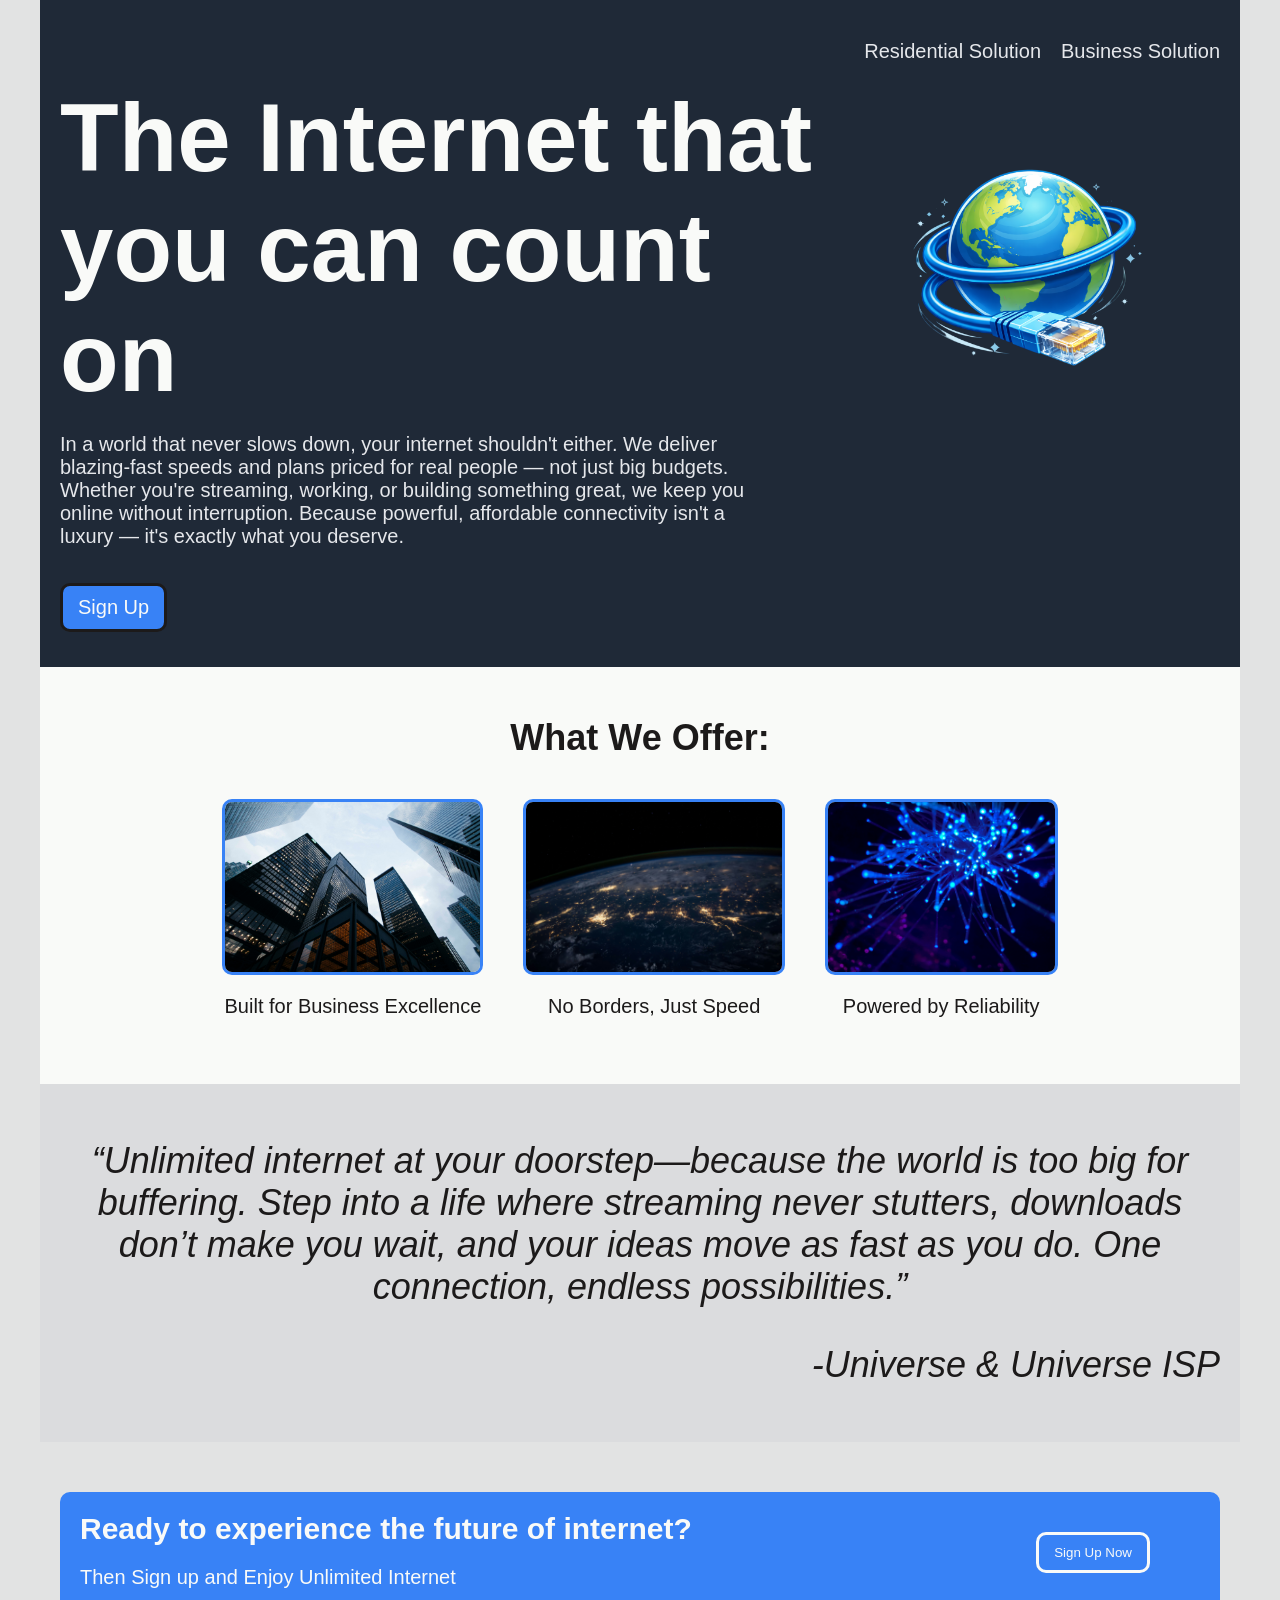
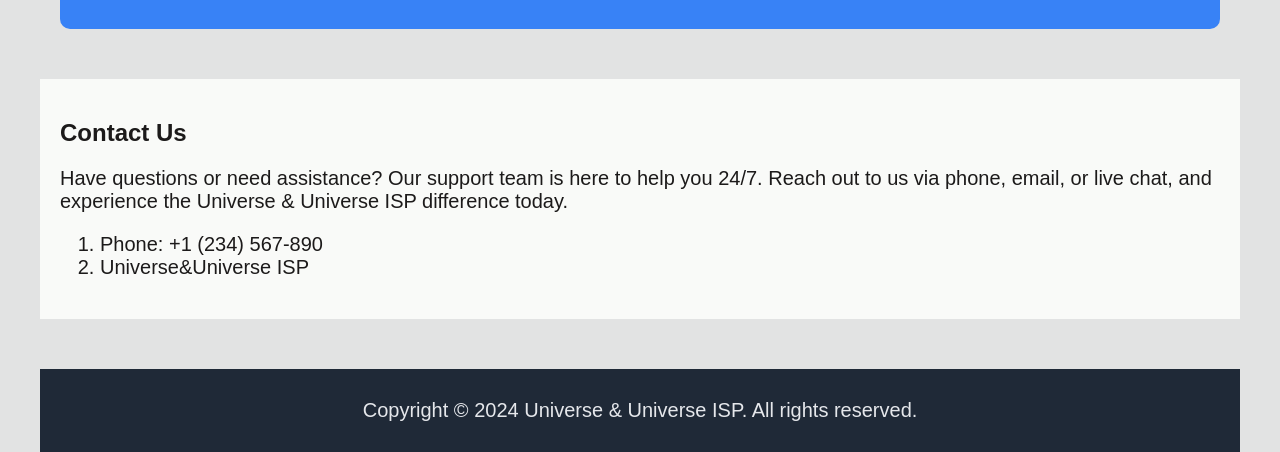
<file: index.html>
<!DOCTYPE html>
<html lang="en">
<head>
    <meta charset="UTF-8">
    <meta name="viewport" content="width=device-width, initial-scale=1.0">
    <title>Universe & Universe ISP</title>
    <link rel="stylesheet" href="style.css">
</head>
<body>

    <!-- Header Section -->
    <header id="Header">

        <!-- Header Links -->
        <ul class="headerLinks">
            <li class="headerOne"><a href="residentialPlan.html">Residential Solution</a></li>
            <li class="headerTwo"><a href="businessPlan.html">Business Solution</a></li>
        </ul>

        <!-- Header Content -->
         <div class="headerLogo">
        <img src="Company Logo.png">
        </div>  
        
        <div class="headerTitle">
            <h1>The Internet that you can count on</h1>
        </div>

        <div class="headerParagraph">
            <P>In a world that never slows down, your internet shouldn't either. We deliver blazing-fast speeds and plans priced for real people — not just big budgets. Whether you're streaming, working, or building something great, we keep you online without interruption. Because powerful, affordable connectivity isn't a luxury — it's exactly what you deserve.</P>
        </div>

        <!-- Header Button -->
        <div >
            <button class="headerButton"> Sign Up</button>
        </div>
    </header>

    <!-- Content Section -->
    <nav id="contentSection">
        <h2 class="navHeader">What We Offer:</h2>
        
        <!-- Content images -->
            <ul class="bundles">
                <li class="daily">
                    <img src="Img/Stock photos/Building.jpg" alt="Images of tall buildings form a low perspective">
                    <p class="tagline">Built for Business Excellence</p>
                </li>
                <li class="weekly">
                    <img src="Img/Stock photos/Image of the globe.jpg" alt="Image of the globe">
                    <p class="tagline">No Borders, Just Speed</p>
                </li>
                <li class="Monthly">
                    <img src="Img/Stock photos/Wires.jpg" alt="Wires coming out">
                    <p class="tagline">Powered by Reliability</p>
                </li>
            </ul>
    </nav>

    <!-- Quote Section -->
    <section id="quoteSection">
        <p>“Unlimited internet at your doorstep—because the world is too big for buffering. Step into a life where streaming never stutters, downloads don’t make you wait, and your ideas move as fast as you do. One connection, endless possibilities.”</p>
        <P class="quoteRef">-Universe & Universe ISP</P>
    </section>

    <!-- Sign up -->

    <nav id="signUpSection">
        <button class="signUpButton">Sign Up Now</button>
        <h2 class="signUpHeader">Ready to experience the future of internet?</h2>
        <p class="signUpParagraph">Then Sign up and Enjoy Unlimited Internet</p>
    </nav>

    <!-- Contact Section -->
     <nav id ="contactSection">
        <h2 class="contactHeader">Contact Us</h2>
        <p class="contactParagraph">Have questions or need assistance? Our support team is here to help you 24/7. Reach out to us via phone, email, or live chat, and experience the Universe & Universe ISP difference today.</p>
        <ol class="contactList">
            <li><a href="tel:+1234567890">Phone: +1 (234) 567-890</a></li>
            <li><a href="mailto:clemmie.sporer19@gmail.com"> Universe&Universe ISP</a>
        <ol>

     </nav>
    <!-- footer -->
    <footer id="footer">
        <p>Copyright &copy; 2024 Universe & Universe ISP. All rights reserved.</p>
    </footer>

</body>
</html>
</file>
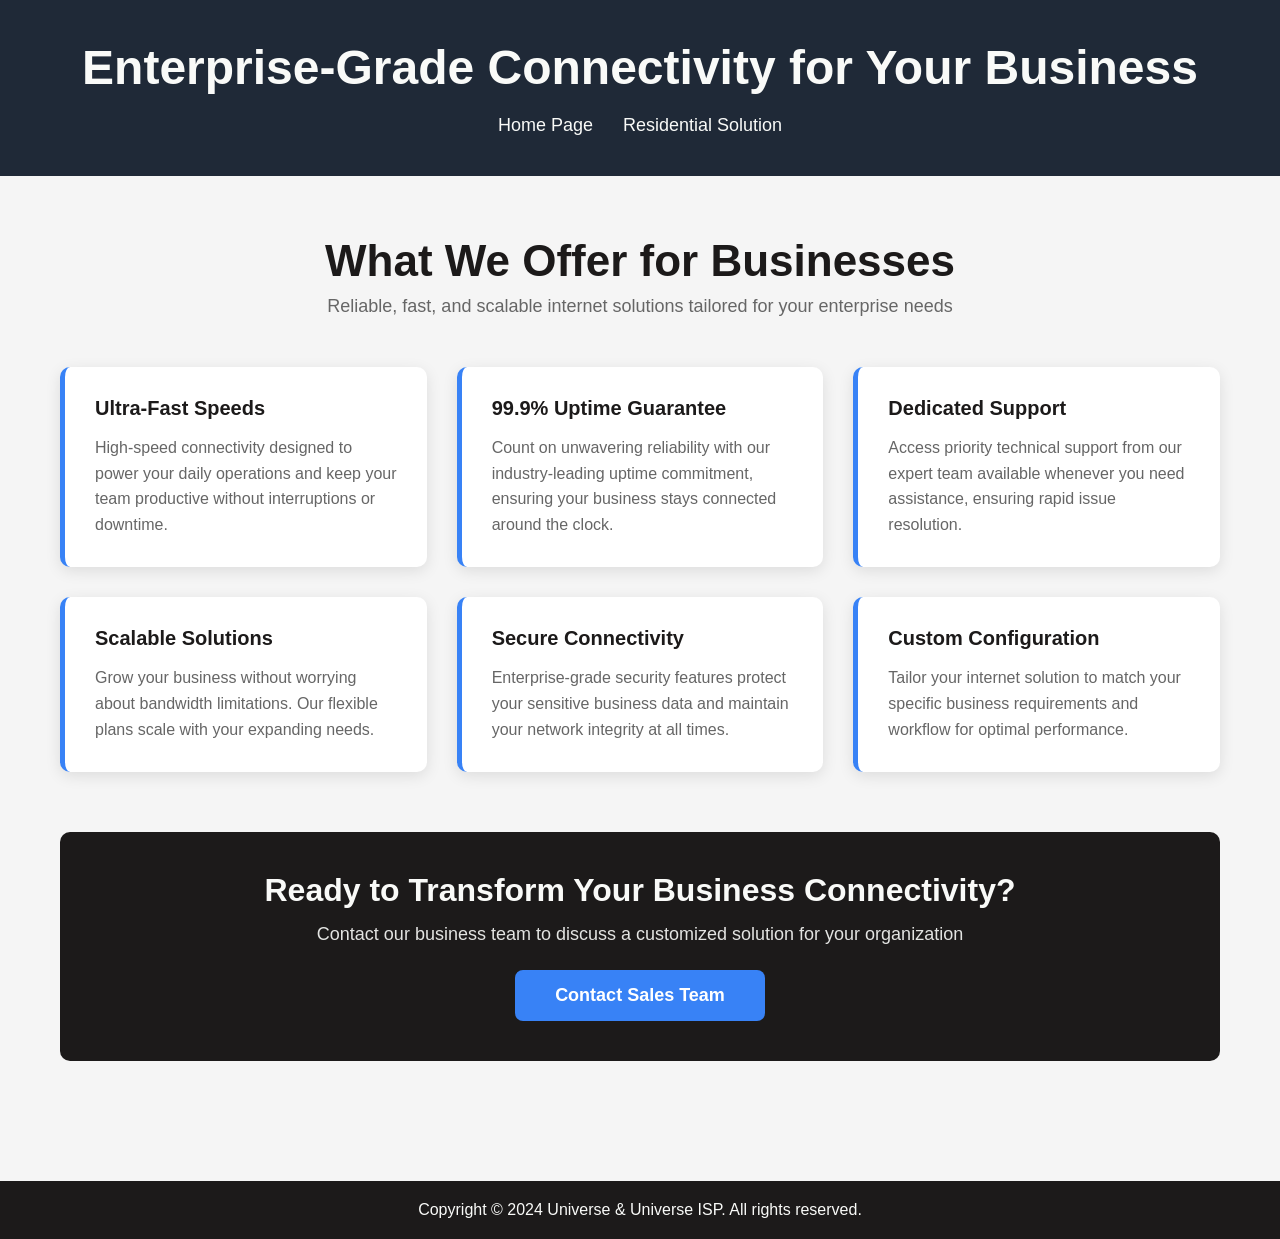
<file: businessPlan.html>
<!DOCTYPE html>
<html lang="en">
<head>
    <meta charset="UTF-8">
    <meta name="viewport" content="width=device-width, initial-scale=1.0">
    <title>Business Solutions - Universe & Universe ISP</title>
    <link rel="stylesheet" href="businessPlanstyle.css">
</head>
<body>
    <header id="Header">
        <div class="headerContent">
            <h1>Enterprise-Grade Connectivity for Your Business</h1>
            <nav class="headerNav">
                <ul>
                    <li><a href="index.html">Home Page</a></li>
                    <li><a href="residentialPlan.html">Residential Solution</a></li>
                </ul>
            </nav>
        </div>
    </header>

    <main id="businessSection">
        <h2 class="sectionTitle">What We Offer for Businesses</h2>
        <p class="sectionSubtitle">Reliable, fast, and scalable internet solutions tailored for your enterprise needs</p>

        <div class="servicesContainer">
            <div class="serviceCard">
                <h3>Ultra-Fast Speeds</h3>
                <p>High-speed connectivity designed to power your daily operations and keep your team productive without interruptions or downtime.</p>
            </div>

            <div class="serviceCard">
                <h3>99.9% Uptime Guarantee</h3>
                <p>Count on unwavering reliability with our industry-leading uptime commitment, ensuring your business stays connected around the clock.</p>
            </div>

            <div class="serviceCard">
                <h3>Dedicated Support</h3>
                <p>Access priority technical support from our expert team available whenever you need assistance, ensuring rapid issue resolution.</p>
            </div>

            <div class="serviceCard">
                <h3>Scalable Solutions</h3>
                <p>Grow your business without worrying about bandwidth limitations. Our flexible plans scale with your expanding needs.</p>
            </div>

            <div class="serviceCard">
                <h3>Secure Connectivity</h3>
                <p>Enterprise-grade security features protect your sensitive business data and maintain your network integrity at all times.</p>
            </div>

            <div class="serviceCard">
                <h3>Custom Configuration</h3>
                <p>Tailor your internet solution to match your specific business requirements and workflow for optimal performance.</p>
            </div>
        </div>

        <div class="ctaSection">
            <h3>Ready to Transform Your Business Connectivity?</h3>
            <p>Contact our business team to discuss a customized solution for your organization</p>
            <button class="ctaButton">Contact Sales Team</button>
        </div>
    </main>

    <footer id="footer">
        <p>Copyright &copy; 2024 Universe & Universe ISP. All rights reserved.</p>
    </footer>

</body>
</html>
</file>
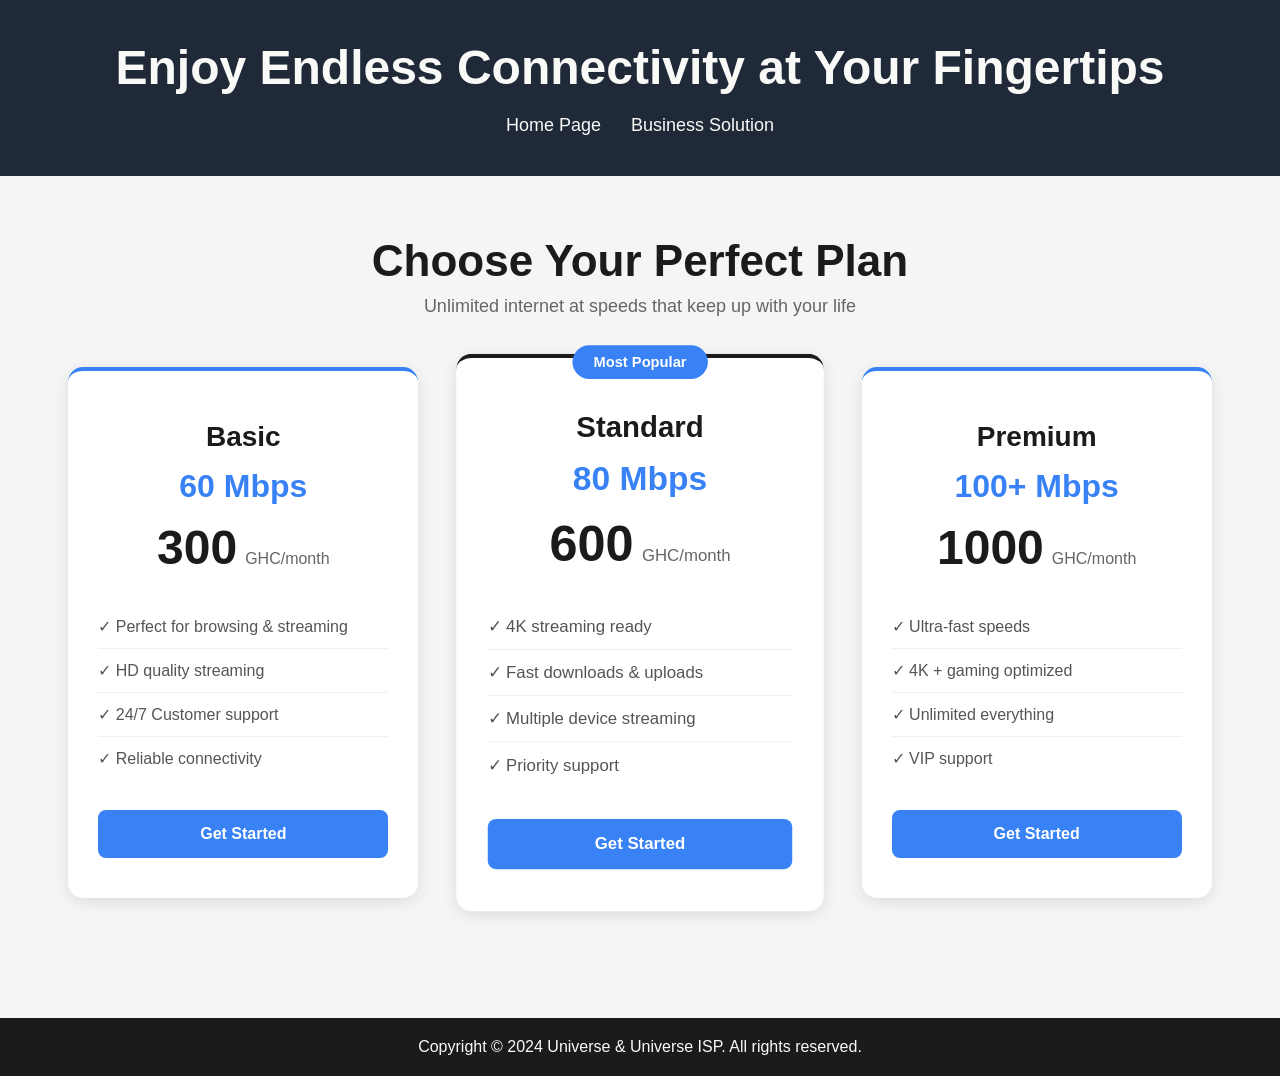
<file: residentialPlan.html>
<!DOCTYPE html>
<html lang="en">
<head>
    <meta charset="UTF-8">
    <meta name="viewport" content="width=device-width, initial-scale=1.0">
    <title>Residential Plans - Universe & Universe ISP</title>
    <link rel="stylesheet" href="residentialPlan.css">
</head>
<body>
    <header id="Header">
        <div class="headerContent">
            <h1>Enjoy Endless Connectivity at Your Fingertips</h1>
            <nav class="headerNav">
                <ul>
                    <li><a href="index.html">Home Page</a></li>
                    <li><a href="businessPlan.html">Business Solution</a></li>
                </ul>
            </nav>
        </div>
    </header>

    <main id="plansSection">
        <h2 class="plansTitle">Choose Your Perfect Plan</h2>
        <p class="plansSubtitle">Unlimited internet at speeds that keep up with your life</p>
        
        <div class="plansContainer">
            <!-- Basic Plan -->
            <div class="plan basicPlan">
                <h3 class="planName">Basic</h3>
                <div class="planSpeed">60 Mbps</div>
                <div class="planPrice">
                    <span class="priceAmount">300</span>
                    <span class="priceCurrency">GHC/month</span>
                </div>
                <ul class="planFeatures">
                    <li>✓ Perfect for browsing & streaming</li>
                    <li>✓ HD quality streaming</li>
                    <li>✓ 24/7 Customer support</li>
                    <li>✓ Reliable connectivity</li>
                </ul>
                <button class="planButton">Get Started</button>
            </div>

            <!-- Standard Plan -->
            <div class="plan standardPlan featured">
                <div class="badge">Most Popular</div>
                <h3 class="planName">Standard</h3>
                <div class="planSpeed">80 Mbps</div>
                <div class="planPrice">
                    <span class="priceAmount">600</span>
                    <span class="priceCurrency">GHC/month</span>
                </div>
                <ul class="planFeatures">
                    <li>✓ 4K streaming ready</li>
                    <li>✓ Fast downloads & uploads</li>
                    <li>✓ Multiple device streaming</li>
                    <li>✓ Priority support</li>
                </ul>
                <button class="planButton">Get Started</button>
            </div>

            <!-- Premium Plan -->
            <div class="plan premiumPlan">
                <h3 class="planName">Premium</h3>
                <div class="planSpeed">100+ Mbps</div>
                <div class="planPrice">
                    <span class="priceAmount">1000</span>
                    <span class="priceCurrency">GHC/month</span>
                </div>
                <ul class="planFeatures">
                    <li>✓ Ultra-fast speeds</li>
                    <li>✓ 4K + gaming optimized</li>
                    <li>✓ Unlimited everything</li>
                    <li>✓ VIP support</li>
                </ul>
                <button class="planButton">Get Started</button>
            </div>
        </div>
    </main>

    <footer id="footer">
        <p>Copyright &copy; 2024 Universe & Universe ISP. All rights reserved.</p>
    </footer>

</body>
</html>
</file>
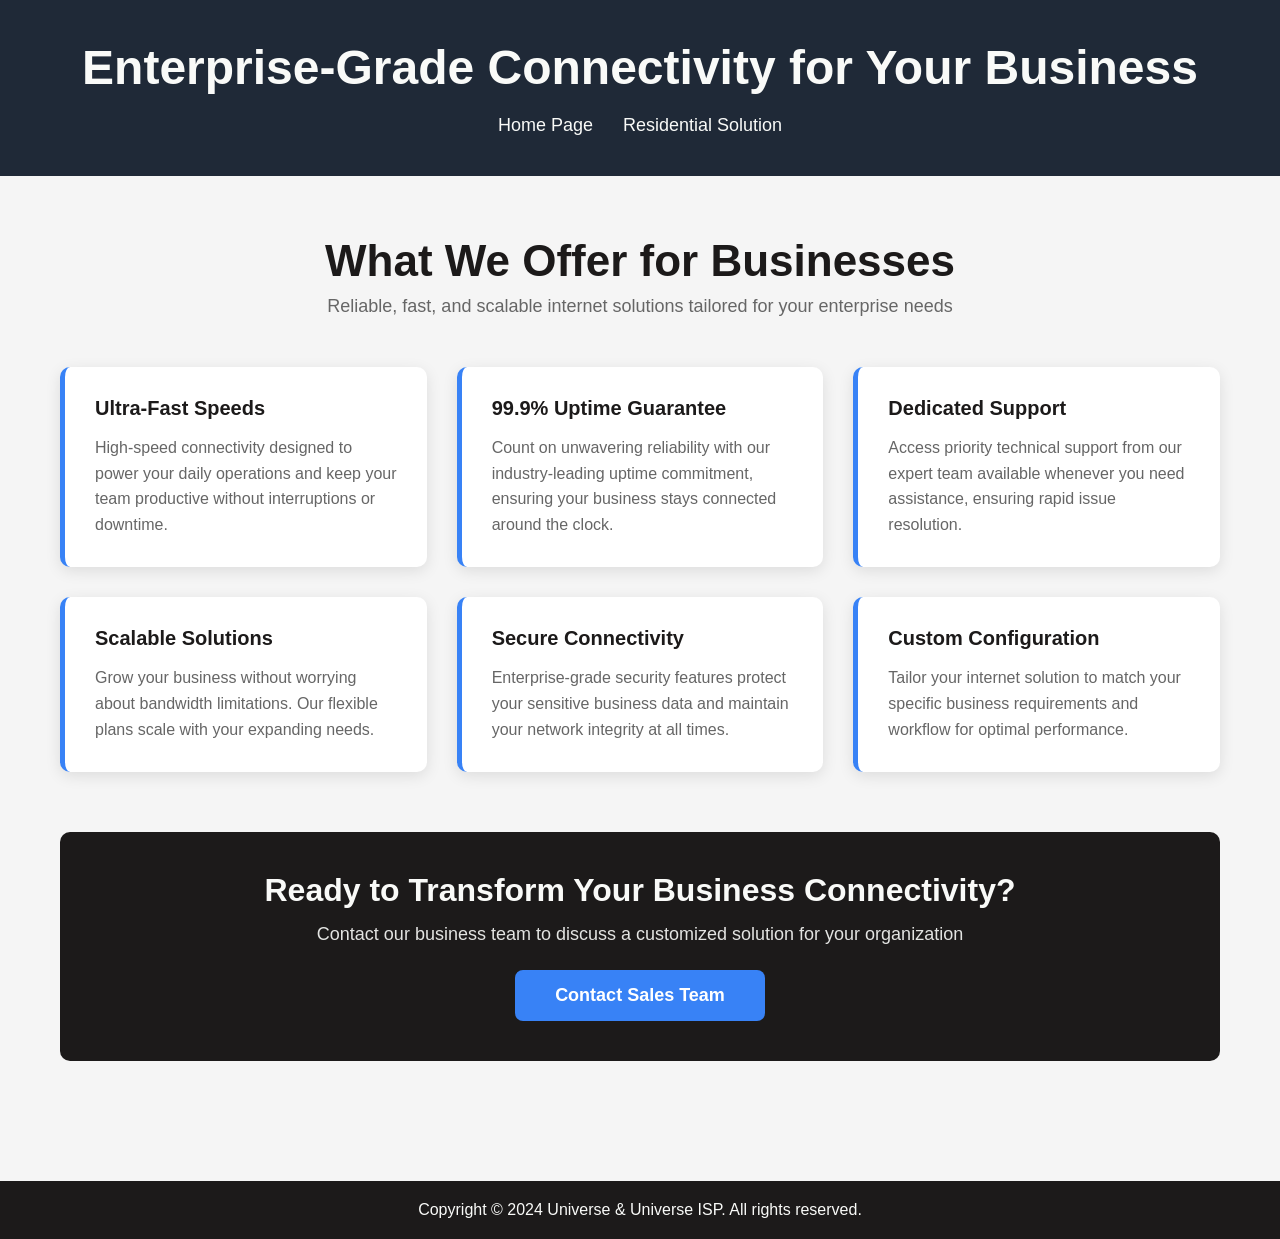
<file: businessPlan/businessPlan.html>
<!DOCTYPE html>
<html lang="en">
<head>
    <meta charset="UTF-8">
    <meta name="viewport" content="width=device-width, initial-scale=1.0">
    <title>Business Solutions - Universe & Universe ISP</title>
    <link rel="stylesheet" href="businessPlanstyle.css">
</head>
<body>
    <header id="Header">
        <div class="headerContent">
            <h1>Enterprise-Grade Connectivity for Your Business</h1>
            <nav class="headerNav">
                <ul>
                    <li><a href="/index.html">Home Page</a></li>
                    <li><a href="/Residential Plan/residentialPlan.html">Residential Solution</a></li>
                </ul>
            </nav>
        </div>
    </header>

    <main id="businessSection">
        <h2 class="sectionTitle">What We Offer for Businesses</h2>
        <p class="sectionSubtitle">Reliable, fast, and scalable internet solutions tailored for your enterprise needs</p>

        <div class="servicesContainer">
            <div class="serviceCard">
                <h3>Ultra-Fast Speeds</h3>
                <p>High-speed connectivity designed to power your daily operations and keep your team productive without interruptions or downtime.</p>
            </div>

            <div class="serviceCard">
                <h3>99.9% Uptime Guarantee</h3>
                <p>Count on unwavering reliability with our industry-leading uptime commitment, ensuring your business stays connected around the clock.</p>
            </div>

            <div class="serviceCard">
                <h3>Dedicated Support</h3>
                <p>Access priority technical support from our expert team available whenever you need assistance, ensuring rapid issue resolution.</p>
            </div>

            <div class="serviceCard">
                <h3>Scalable Solutions</h3>
                <p>Grow your business without worrying about bandwidth limitations. Our flexible plans scale with your expanding needs.</p>
            </div>

            <div class="serviceCard">
                <h3>Secure Connectivity</h3>
                <p>Enterprise-grade security features protect your sensitive business data and maintain your network integrity at all times.</p>
            </div>

            <div class="serviceCard">
                <h3>Custom Configuration</h3>
                <p>Tailor your internet solution to match your specific business requirements and workflow for optimal performance.</p>
            </div>
        </div>

        <div class="ctaSection">
            <h3>Ready to Transform Your Business Connectivity?</h3>
            <p>Contact our business team to discuss a customized solution for your organization</p>
            <button class="ctaButton">Contact Sales Team</button>
        </div>
    </main>

    <footer id="footer">
        <p>Copyright &copy; 2024 Universe & Universe ISP. All rights reserved.</p>
    </footer>

</body>
</html>
</file>
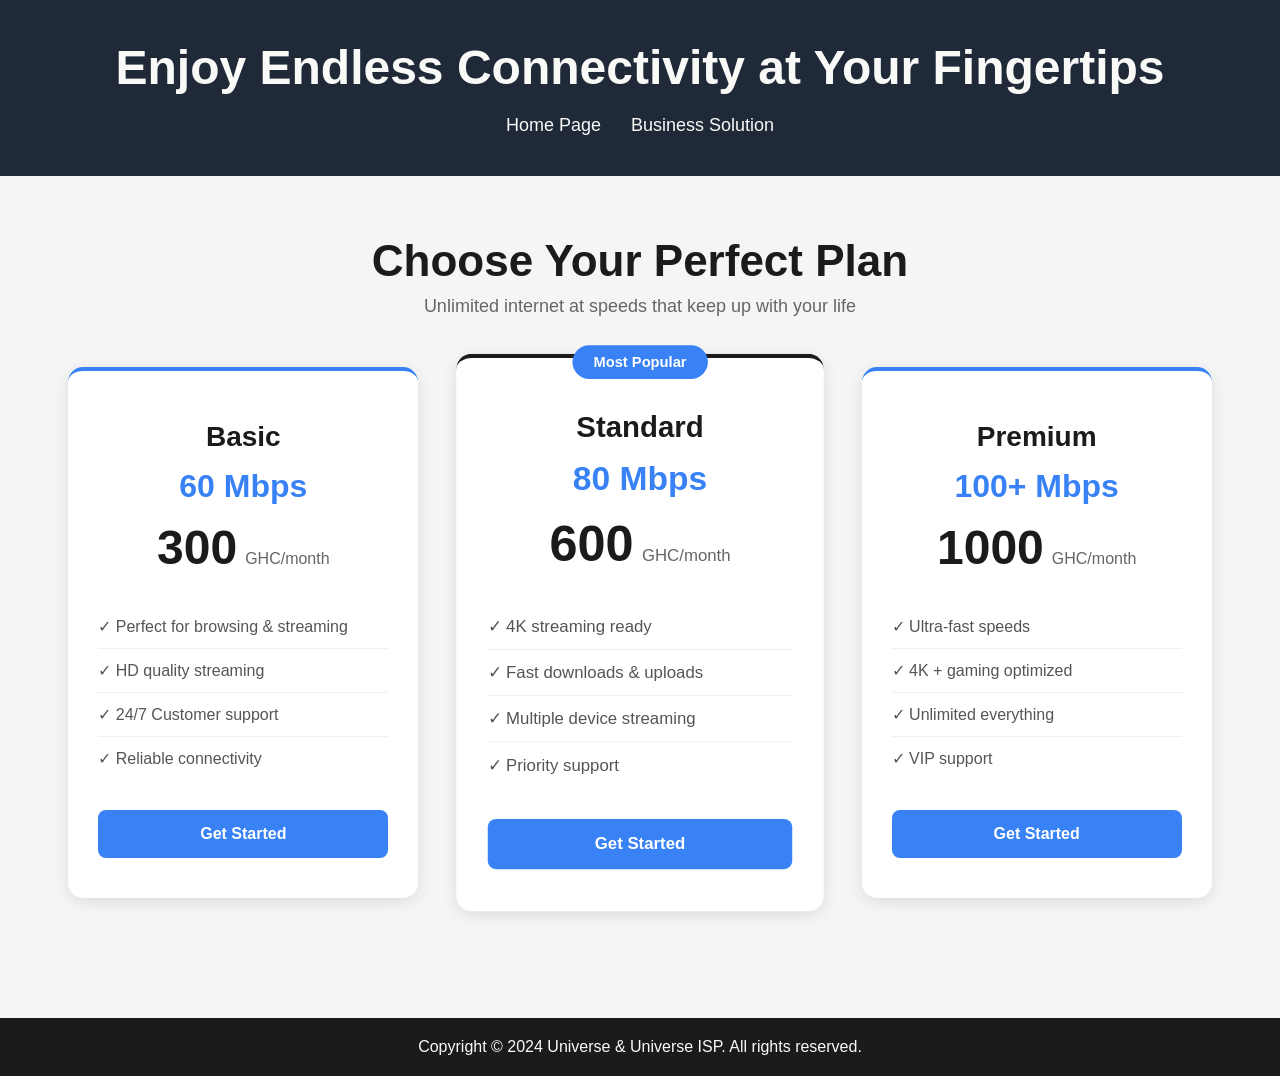
<file: Residential Plan/residentialPlan.html>
<!DOCTYPE html>
<html lang="en">
<head>
    <meta charset="UTF-8">
    <meta name="viewport" content="width=device-width, initial-scale=1.0">
    <title>Residential Plans - Universe & Universe ISP</title>
    <link rel="stylesheet" href="residentialPlan.css">
</head>
<body>
    <header id="Header">
        <div class="headerContent">
            <h1>Enjoy Endless Connectivity at Your Fingertips</h1>
            <nav class="headerNav">
                <ul>
                    <li><a href="/index.html">Home Page</a></li>
                    <li><a href="/businessPlan/businessPlan.html">Business Solution</a></li>
                </ul>
            </nav>
        </div>
    </header>

    <main id="plansSection">
        <h2 class="plansTitle">Choose Your Perfect Plan</h2>
        <p class="plansSubtitle">Unlimited internet at speeds that keep up with your life</p>
        
        <div class="plansContainer">
            <!-- Basic Plan -->
            <div class="plan basicPlan">
                <h3 class="planName">Basic</h3>
                <div class="planSpeed">60 Mbps</div>
                <div class="planPrice">
                    <span class="priceAmount">300</span>
                    <span class="priceCurrency">GHC/month</span>
                </div>
                <ul class="planFeatures">
                    <li>✓ Perfect for browsing & streaming</li>
                    <li>✓ HD quality streaming</li>
                    <li>✓ 24/7 Customer support</li>
                    <li>✓ Reliable connectivity</li>
                </ul>
                <button class="planButton">Get Started</button>
            </div>

            <!-- Standard Plan -->
            <div class="plan standardPlan featured">
                <div class="badge">Most Popular</div>
                <h3 class="planName">Standard</h3>
                <div class="planSpeed">80 Mbps</div>
                <div class="planPrice">
                    <span class="priceAmount">600</span>
                    <span class="priceCurrency">GHC/month</span>
                </div>
                <ul class="planFeatures">
                    <li>✓ 4K streaming ready</li>
                    <li>✓ Fast downloads & uploads</li>
                    <li>✓ Multiple device streaming</li>
                    <li>✓ Priority support</li>
                </ul>
                <button class="planButton">Get Started</button>
            </div>

            <!-- Premium Plan -->
            <div class="plan premiumPlan">
                <h3 class="planName">Premium</h3>
                <div class="planSpeed">100+ Mbps</div>
                <div class="planPrice">
                    <span class="priceAmount">1000</span>
                    <span class="priceCurrency">GHC/month</span>
                </div>
                <ul class="planFeatures">
                    <li>✓ Ultra-fast speeds</li>
                    <li>✓ 4K + gaming optimized</li>
                    <li>✓ Unlimited everything</li>
                    <li>✓ VIP support</li>
                </ul>
                <button class="planButton">Get Started</button>
            </div>
        </div>
    </main>

    <footer id="footer">
        <p>Copyright &copy; 2024 Universe & Universe ISP. All rights reserved.</p>
    </footer>

</body>
</html>
</file>
<file: style.css>
* {
    font-family: 'Roboto', sans-serif;
}

body {
    margin: 0px auto;
    color: #F9FAF8;
    max-width: 1200px;
    background-color: #e2e3e3;
}

/* Header Section */
#Header{
    background-color: #1F2937;
    width: 100%;
    padding: 20px 20px;
    box-sizing: border-box;
}

.headerTitle{
    font-size: 48px;
    color: #F9FAF8;
    font-weight: 900;
    margin: 0;
    margin-bottom: 0;
}

.headerTitle h1{
    margin: 0;
}

.headerParagraph, .headerLinks, .headerButton{
    font-size:20px;
    color:#E5E7EB;
}

.headerParagraph{
    padding-top: 0px;
    max-width: 700px;
}

.headerButton {
    margin: 15px 0;
    padding: 10px 15px;
    background-color: #3882F6;
    border: 3px solid #1c1a1a;
    border-radius: 10px;
    color: #F9FAF8;
}


.headerLinks {
    display: flex;
    list-style: none;
    gap: 20px;
    justify-content:end;
    color:#E5E7EB;

}

.headerLinks a {
    color: #E5E7EB;
    text-decoration: none;
}

.headerLinks a:hover {
    text-decoration: underline;
}

.headerLogo {
    Float:right;
    margin-top: 60px;
}

.headerLogo img{
    height: 250px;
    width:  auto;
}


/* Nav Section */
#contentSection{
    padding: 20px 20px;
    background-color: #F9FAF8;
    color:#1c1a1a;
}

.navHeader{
    font-size: 36px;
    font-weight: 900;
    text-align: center;
}

.bundles {
    display: flex;
    gap: 20px;
    justify-content: center;
    padding: 0;
    list-style: none;
}

.bundles img {
    height: 170px;
    width: auto;
    display: block;
    border: 3.2px solid #3882F6;
    border-radius: 10px;
}

.daily, .weekly, .Monthly {
    display: flex;
    flex-direction: column;
    align-items: center;
    text-align: center;
    padding: 10px;
    font-size: 20px;
}

#quoteSection {
    background-color: #dbdcde;
    color: #1c1a1a;
    font-size: 36px;
    font-weight: 300;
    text-align: center;
    font-style: italic;
    padding: 20px 20px;
    
}

.quoteRef {
    text-align: right;
}

/* sign Up section */
#signUpSection {
    background-color: #3882F6;
    color: #F9FAF8;
    padding: 20px 20px;
    margin: 50px 20px 50px 20px;
    border-radius: 10px;
}

.signUpHeader {
    font-size: 30px;
    font-weight: 900;
    margin: 0;
}

.signUpParagraph {
    font-size: 20px;
}

.signUpButton {
    margin: 20px 0;
    margin-right: 50px;
    padding: 10px 15px;
    background-color: transparent;
    border-radius: 10px;
    border: 3.2px solid #F9FAF8;
    float: right;
    color: #F9FAF8;
    
}

/* Contact Section */
#contactSection {
    background-color: #F9FAF8;
    color: #1c1a1a;
    padding: 20px 20px;
    margin: 50px 0px 50px 0px;

}

.contactParagraph, .contactList {
    font-size: 20px;
}

.contactList a {
    color: #1c1a1a;
    text-decoration: none;
}

.contactList a:hover {
    text-decoration: underline;
}

/* footer */
#footer {
    background-color: #1F2937;
    color: #E5E7EB;
    text-align: center;
    padding: 10px 20px;
    font-size: 20px;
}
</file>
<file: businessPlanstyle.css>
* {
    margin: 0;
    padding: 0;
    box-sizing: border-box;
    font-family: 'Roboto', sans-serif;

}

body {
    font-family: 'Segoe UI', Tahoma, Geneva, Verdana, sans-serif;
    background-color: #f5f5f5;
    color: #333;
}

/* Header Section */
#Header {
    background-color: #1F2937;
    color: #F9FAF8;
    padding: 40px 20px;
    text-align: center;
}

.headerContent h1 {
    font-size: 48px;
    font-weight: 900;
    margin-bottom: 20px;
    color: #F9FAF8;
}

.headerNav ul {
    display: flex;
    list-style: none;
    justify-content: center;
    gap: 30px;
    flex-wrap: wrap;
}

.headerNav a {
    color: #F9FAF8;
    text-decoration: none;
    font-size: 18px;
    transition: opacity 0.3s ease;
}

.headerNav a:hover {
    opacity: 0.8;
    text-decoration: underline;
}

/* Business Section */
#businessSection {
    padding: 60px 20px;
    max-width: 1200px;
    margin: 0 auto;
}

.sectionTitle {
    font-size: 44px;
    font-weight: 900;
    text-align: center;
    color: #1c1a1a;
    margin-bottom: 10px;
}

.sectionSubtitle {
    font-size: 18px;
    text-align: center;
    color: #666;
    margin-bottom: 50px;
}

.servicesContainer {
    display: grid;
    grid-template-columns: repeat(auto-fit, minmax(320px, 1fr));
    gap: 30px;
    margin-bottom: 60px;
}

.serviceCard {
    background-color: white;
    padding: 30px;
    border-radius: 10px;
    box-shadow: 0 4px 15px rgba(0, 0, 0, 0.1);
    border-left: 5px solid #3882F6;
    transition: transform 0.3s ease, box-shadow 0.3s ease;
}

.serviceCard:hover {
    transform: translateY(-5px);
    box-shadow: 0 8px 25px rgba(56, 130, 246, 0.2);
}

.serviceCard h3 {
    color: #1c1a1a;
    font-size: 20px;
    margin-bottom: 15px;
}

.serviceCard p {
    color: #666;
    line-height: 1.6;
    font-size: 16px;
}

/* CTA Section */
.ctaSection {
    background-color: #1c1a1a;
    color: #F9FAF8;
    padding: 40px;
    border-radius: 10px;
    text-align: center;
}

.ctaSection h3 {
    font-size: 32px;
    font-weight: 900;
    margin-bottom: 15px;
}

.ctaSection p {
    font-size: 18px;
    margin-bottom: 25px;
    opacity: 0.9;
}

.ctaButton {
    padding: 15px 40px;
    background-color: #3882F6;
    color: white;
    border: none;
    border-radius: 8px;
    font-size: 18px;
    font-weight: 700;
    cursor: pointer;
    transition: background-color 0.3s ease;
}

.ctaButton:hover {
    background-color: #2563EB;
}

/* Footer Section */
#footer {
    background-color: #1c1a1a;
    color: #F9FAF8;
    text-align: center;
    padding: 20px;
    margin-top: 60px;
}

/* Responsive Design */
@media (max-width: 768px) {
    .headerContent h1 {
        font-size: 32px;
    }

    .headerNav ul {
        flex-direction: column;
        gap: 15px;
    }

    .sectionTitle {
        font-size: 32px;
    }

    .servicesContainer {
        grid-template-columns: 1fr;
    }

    .ctaSection h3 {
        font-size: 24px;
    }
}
</file>
<file: residentialPlan.css>
* {
    margin: 0;
    padding: 0;
    box-sizing: border-box;
    font-family: 'Roboto', sans-serif;
}

body {
    font-family: 'Segoe UI', Tahoma, Geneva, Verdana, sans-serif;
    background-color: #f5f5f5;
    color: #333;
}

/* Header Section */
#Header {
    background-color: #1F2937;
    color: #F9FAF8;
    padding: 40px 20px;
    text-align: center;
}

.headerContent h1 {
    font-size: 48px;
    font-weight: 900;
    margin-bottom: 20px;
}

.headerNav ul {
    display: flex;
    list-style: none;
    justify-content: center;
    gap: 30px;
    flex-wrap: wrap;
}

.headerNav a {
    color: #F9FAF8;
    text-decoration: none;
    font-size: 18px;
    transition: opacity 0.3s ease;
}

.headerNav a:hover {
    opacity: 0.8;
    text-decoration: underline;
}

/* Plans Section */
#plansSection {
    padding: 60px 20px;
    max-width: 1200px;
    margin: 0 auto;
}

.plansTitle {
    font-size: 44px;
    font-weight: 900;
    text-align: center;
    color: #1c1a1a;
    margin-bottom: 10px;
}

.plansSubtitle {
    font-size: 18px;
    text-align: center;
    color: #666;
    margin-bottom: 50px;
}

.plansContainer {
    display: grid;
    grid-template-columns: repeat(auto-fit, minmax(300px, 1fr));
    gap: 30px;
    justify-items: center;
}

.plan {
    background: white;
    border-radius: 15px;
    padding: 40px 30px;
    box-shadow: 0 4px 15px rgba(0, 0, 0, 0.1);
    text-align: center;
    position: relative;
    transition: transform 0.3s ease, box-shadow 0.3s ease;
    width: 100%;
    max-width: 350px;
    border-top: 4px solid #3882F6;
}

.plan:hover {
    transform: translateY(-10px);
    box-shadow: 0 8px 25px rgba(56, 130, 246, 0.2);
}

.plan.featured {
    border-top: 4px solid #1c1a1a;
    transform: scale(1.05);
}

.plan.featured:hover {
    transform: scale(1.05) translateY(-10px);
}

.badge {
    position: absolute;
    top: -12px;
    left: 50%;
    transform: translateX(-50%);
    background-color: #3882F6;
    color: white;
    padding: 8px 20px;
    border-radius: 20px;
    font-size: 14px;
    font-weight: 700;
}

.planName {
    font-size: 28px;
    font-weight: 900;
    color: #1c1a1a;
    margin-bottom: 15px;
    margin-top: 10px;
}

.planSpeed {
    font-size: 32px;
    font-weight: 700;
    color: #3882F6;
    margin-bottom: 15px;
}

.planPrice {
    margin-bottom: 30px;
    display: flex;
    justify-content: center;
    align-items: baseline;
    gap: 8px;
}

.priceAmount {
    font-size: 48px;
    font-weight: 900;
    color: #1c1a1a;
}

.priceCurrency {
    font-size: 16px;
    color: #666;
}

.planFeatures {
    list-style: none;
    margin-bottom: 30px;
    text-align: left;
}

.planFeatures li {
    padding: 12px 0;
    font-size: 16px;
    color: #555;
    border-bottom: 1px solid #f0f0f0;
}

.planFeatures li:last-child {
    border-bottom: none;
}

.planButton {
    width: 100%;
    padding: 15px 30px;
    background-color: #3882F6;
    color: white;
    border: none;
    border-radius: 8px;
    font-size: 16px;
    font-weight: 700;
    cursor: pointer;
    transition: background-color 0.3s ease;
}

.planButton:hover {
    background-color: #1c1a1a;
}

/* Footer Section */
#footer {
    background-color: #1c1a1a;
    color: #F9FAF8;
    text-align: center;
    padding: 20px;
    margin-top: 60px;
}

/* Responsive Design */
@media (max-width: 768px) {
    .headerContent h1 {
        font-size: 32px;
    }

    .plansTitle {
        font-size: 32px;
    }

    .plansContainer {
        grid-template-columns: 1fr;
    }

    .plan.featured {
        transform: scale(1);
    }

    .plan.featured:hover {
        transform: translateY(-10px);
    }
}
</file>
<file: businessPlan/businessPlanstyle.css>
* {
    margin: 0;
    padding: 0;
    box-sizing: border-box;
    font-family: 'Roboto', sans-serif;

}

body {
    font-family: 'Segoe UI', Tahoma, Geneva, Verdana, sans-serif;
    background-color: #f5f5f5;
    color: #333;
}

/* Header Section */
#Header {
    background-color: #1F2937;
    color: #F9FAF8;
    padding: 40px 20px;
    text-align: center;
}

.headerContent h1 {
    font-size: 48px;
    font-weight: 900;
    margin-bottom: 20px;
    color: #F9FAF8;
}

.headerNav ul {
    display: flex;
    list-style: none;
    justify-content: center;
    gap: 30px;
    flex-wrap: wrap;
}

.headerNav a {
    color: #F9FAF8;
    text-decoration: none;
    font-size: 18px;
    transition: opacity 0.3s ease;
}

.headerNav a:hover {
    opacity: 0.8;
    text-decoration: underline;
}

/* Business Section */
#businessSection {
    padding: 60px 20px;
    max-width: 1200px;
    margin: 0 auto;
}

.sectionTitle {
    font-size: 44px;
    font-weight: 900;
    text-align: center;
    color: #1c1a1a;
    margin-bottom: 10px;
}

.sectionSubtitle {
    font-size: 18px;
    text-align: center;
    color: #666;
    margin-bottom: 50px;
}

.servicesContainer {
    display: grid;
    grid-template-columns: repeat(auto-fit, minmax(320px, 1fr));
    gap: 30px;
    margin-bottom: 60px;
}

.serviceCard {
    background-color: white;
    padding: 30px;
    border-radius: 10px;
    box-shadow: 0 4px 15px rgba(0, 0, 0, 0.1);
    border-left: 5px solid #3882F6;
    transition: transform 0.3s ease, box-shadow 0.3s ease;
}

.serviceCard:hover {
    transform: translateY(-5px);
    box-shadow: 0 8px 25px rgba(56, 130, 246, 0.2);
}

.serviceCard h3 {
    color: #1c1a1a;
    font-size: 20px;
    margin-bottom: 15px;
}

.serviceCard p {
    color: #666;
    line-height: 1.6;
    font-size: 16px;
}

/* CTA Section */
.ctaSection {
    background-color: #1c1a1a;
    color: #F9FAF8;
    padding: 40px;
    border-radius: 10px;
    text-align: center;
}

.ctaSection h3 {
    font-size: 32px;
    font-weight: 900;
    margin-bottom: 15px;
}

.ctaSection p {
    font-size: 18px;
    margin-bottom: 25px;
    opacity: 0.9;
}

.ctaButton {
    padding: 15px 40px;
    background-color: #3882F6;
    color: white;
    border: none;
    border-radius: 8px;
    font-size: 18px;
    font-weight: 700;
    cursor: pointer;
    transition: background-color 0.3s ease;
}

.ctaButton:hover {
    background-color: #2563EB;
}

/* Footer Section */
#footer {
    background-color: #1c1a1a;
    color: #F9FAF8;
    text-align: center;
    padding: 20px;
    margin-top: 60px;
}

/* Responsive Design */
@media (max-width: 768px) {
    .headerContent h1 {
        font-size: 32px;
    }

    .headerNav ul {
        flex-direction: column;
        gap: 15px;
    }

    .sectionTitle {
        font-size: 32px;
    }

    .servicesContainer {
        grid-template-columns: 1fr;
    }

    .ctaSection h3 {
        font-size: 24px;
    }
}
</file>
<file: Residential Plan/residentialPlan.css>
* {
    margin: 0;
    padding: 0;
    box-sizing: border-box;
    font-family: 'Roboto', sans-serif;
}

body {
    font-family: 'Segoe UI', Tahoma, Geneva, Verdana, sans-serif;
    background-color: #f5f5f5;
    color: #333;
}

/* Header Section */
#Header {
    background-color: #1F2937;
    color: #F9FAF8;
    padding: 40px 20px;
    text-align: center;
}

.headerContent h1 {
    font-size: 48px;
    font-weight: 900;
    margin-bottom: 20px;
}

.headerNav ul {
    display: flex;
    list-style: none;
    justify-content: center;
    gap: 30px;
    flex-wrap: wrap;
}

.headerNav a {
    color: #F9FAF8;
    text-decoration: none;
    font-size: 18px;
    transition: opacity 0.3s ease;
}

.headerNav a:hover {
    opacity: 0.8;
    text-decoration: underline;
}

/* Plans Section */
#plansSection {
    padding: 60px 20px;
    max-width: 1200px;
    margin: 0 auto;
}

.plansTitle {
    font-size: 44px;
    font-weight: 900;
    text-align: center;
    color: #1c1a1a;
    margin-bottom: 10px;
}

.plansSubtitle {
    font-size: 18px;
    text-align: center;
    color: #666;
    margin-bottom: 50px;
}

.plansContainer {
    display: grid;
    grid-template-columns: repeat(auto-fit, minmax(300px, 1fr));
    gap: 30px;
    justify-items: center;
}

.plan {
    background: white;
    border-radius: 15px;
    padding: 40px 30px;
    box-shadow: 0 4px 15px rgba(0, 0, 0, 0.1);
    text-align: center;
    position: relative;
    transition: transform 0.3s ease, box-shadow 0.3s ease;
    width: 100%;
    max-width: 350px;
    border-top: 4px solid #3882F6;
}

.plan:hover {
    transform: translateY(-10px);
    box-shadow: 0 8px 25px rgba(56, 130, 246, 0.2);
}

.plan.featured {
    border-top: 4px solid #1c1a1a;
    transform: scale(1.05);
}

.plan.featured:hover {
    transform: scale(1.05) translateY(-10px);
}

.badge {
    position: absolute;
    top: -12px;
    left: 50%;
    transform: translateX(-50%);
    background-color: #3882F6;
    color: white;
    padding: 8px 20px;
    border-radius: 20px;
    font-size: 14px;
    font-weight: 700;
}

.planName {
    font-size: 28px;
    font-weight: 900;
    color: #1c1a1a;
    margin-bottom: 15px;
    margin-top: 10px;
}

.planSpeed {
    font-size: 32px;
    font-weight: 700;
    color: #3882F6;
    margin-bottom: 15px;
}

.planPrice {
    margin-bottom: 30px;
    display: flex;
    justify-content: center;
    align-items: baseline;
    gap: 8px;
}

.priceAmount {
    font-size: 48px;
    font-weight: 900;
    color: #1c1a1a;
}

.priceCurrency {
    font-size: 16px;
    color: #666;
}

.planFeatures {
    list-style: none;
    margin-bottom: 30px;
    text-align: left;
}

.planFeatures li {
    padding: 12px 0;
    font-size: 16px;
    color: #555;
    border-bottom: 1px solid #f0f0f0;
}

.planFeatures li:last-child {
    border-bottom: none;
}

.planButton {
    width: 100%;
    padding: 15px 30px;
    background-color: #3882F6;
    color: white;
    border: none;
    border-radius: 8px;
    font-size: 16px;
    font-weight: 700;
    cursor: pointer;
    transition: background-color 0.3s ease;
}

.planButton:hover {
    background-color: #1c1a1a;
}

/* Footer Section */
#footer {
    background-color: #1c1a1a;
    color: #F9FAF8;
    text-align: center;
    padding: 20px;
    margin-top: 60px;
}

/* Responsive Design */
@media (max-width: 768px) {
    .headerContent h1 {
        font-size: 32px;
    }

    .plansTitle {
        font-size: 32px;
    }

    .plansContainer {
        grid-template-columns: 1fr;
    }

    .plan.featured {
        transform: scale(1);
    }

    .plan.featured:hover {
        transform: translateY(-10px);
    }
}
</file>
